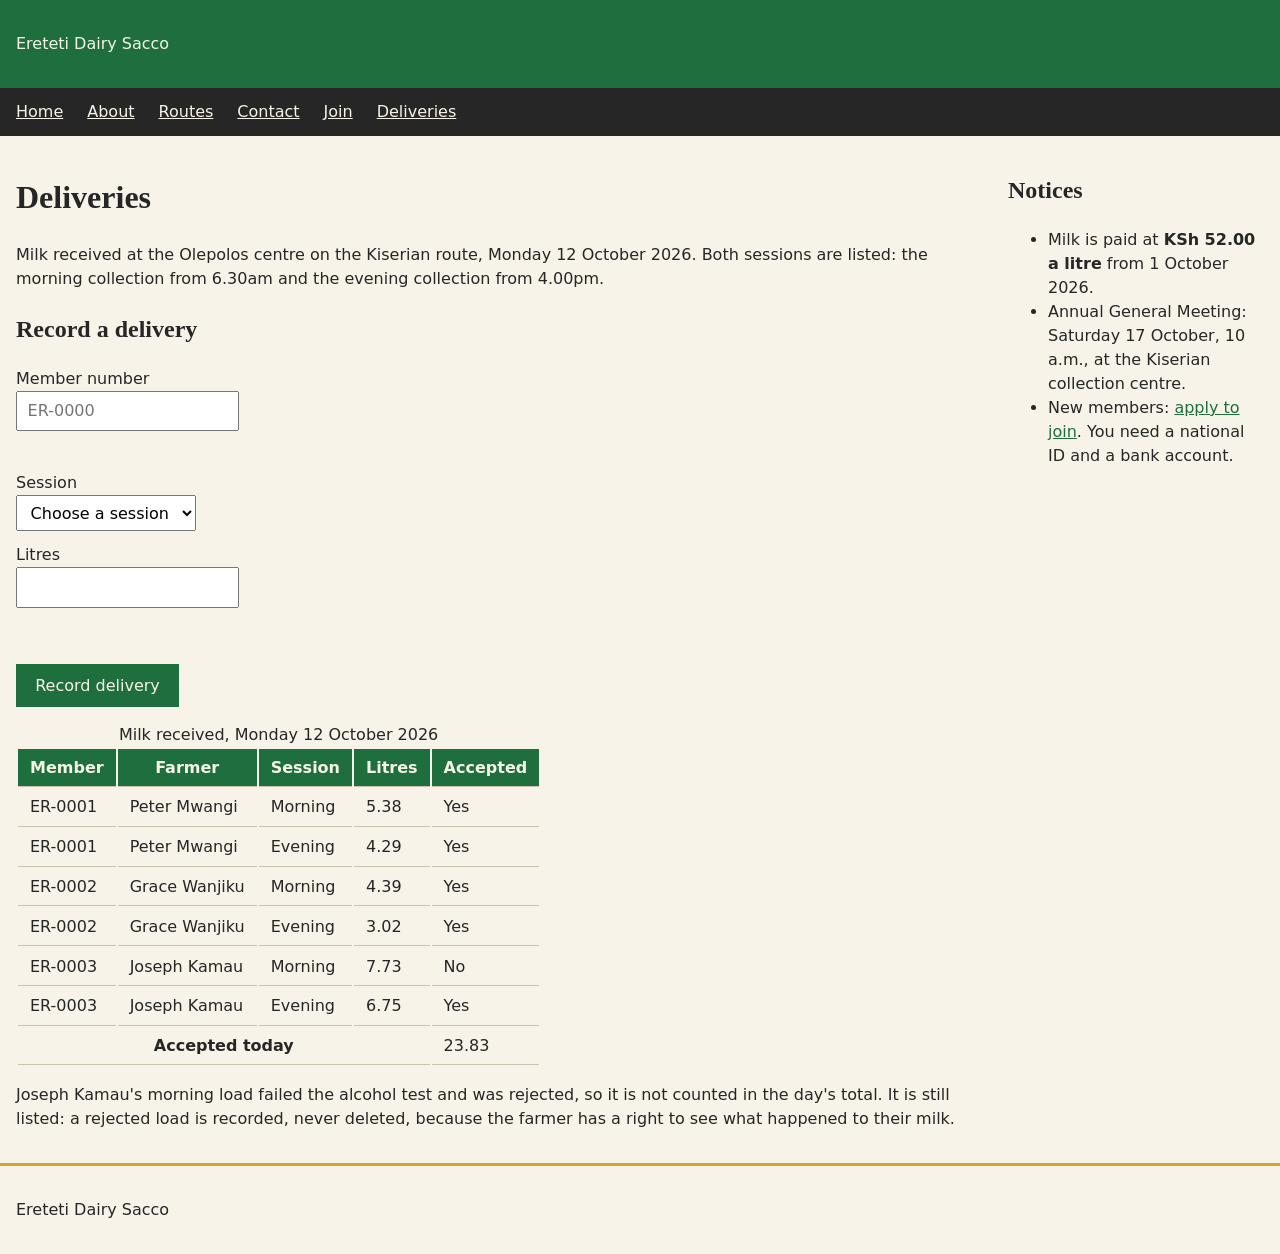
<file: deliveries.html>
<!DOCTYPE html>
<html lang="en">
<head>
<meta charset="utf-8">
<meta name="viewport" content="width=device-width, initial-scale=1">
<link rel="stylesheet" href="css/style.css">
<script src="js/main.js" defer></script>
  <title>Deliveries - Ereteti Dairy Sacco</title>
</head>
<body>
<header>
  <p>Ereteti Dairy Sacco</p>
</header>
<nav>
  <ul>
    <li><a href="index.html">Home</a></li>
    <li><a href="about.html">About</a></li>
    <li><a href="routes.html">Routes</a></li>
    <li><a href="contact.html">Contact</a></li>
     <li><a href="register.html">Join</a></li>
    <li><a href="deliveries.html">Deliveries</a></li>
  </ul>
</nav>
<main>
  <h1>Deliveries</h1>
  <p>Milk received at the Olepolos centre on the Kiserian route, Monday 12 October 2026. Both sessions are listed: the morning collection from 6.30am and the evening collection from 4.00pm.</p>
  <h2>Record a delivery</h2>

<form id="delivery-form" action="#" method="post">
  <label for="member">Member number</label>
  <input type="text" id="member" name="member_no"
         placeholder="ER-0000" required>
  <p id="member-message" class="message"
     aria-live="polite"></p>

  <label for="session">Session</label>
  <select id="session" name="session" required>
    <option value="">Choose a session</option>
    <option value="MORNING">Morning</option>
    <option value="EVENING">Evening</option>
  </select>

  <label for="litres">Litres</label>
  <input type="number" id="litres" name="litres"
         step="0.01" required>
  <p id="litres-message" class="message"
     aria-live="polite"></p>

  <button type="submit">Record delivery</button>
  <p id="form-message" aria-live="polite"></p>
</form>

  <div class="table-scroll">
<table>
  <caption>Milk received, Monday 12 October 2026</caption>
  <thead>
    <tr>
      <th scope="col">Member</th>
      <th scope="col">Farmer</th>
      <th scope="col">Session</th>
      <th scope="col">Litres</th>
      <th scope="col">Accepted</th>
    </tr>
  </thead>
  <tbody>
    <tr>
      <td>ER-0001</td>
      <td>Peter Mwangi</td>
      <td>Morning</td>
      <td>5.38</td>
      <td>Yes</td>
    </tr>
    <tr>
  <td>ER-0001</td>
  <td>Peter Mwangi</td>
  <td>Evening</td>
  <td>4.29</td>
  <td>Yes</td>
</tr>
<tr>
  <td>ER-0002</td>
  <td>Grace Wanjiku</td>
  <td>Morning</td>
  <td>4.39</td>
  <td>Yes</td>
</tr>
<tr>
  <td>ER-0002</td>
  <td>Grace Wanjiku</td>
  <td>Evening</td>
  <td>3.02</td>
  <td>Yes</td>
</tr>
<tr>
  <td>ER-0003</td>
  <td>Joseph Kamau</td>
  <td>Morning</td>
  <td>7.73</td>
  <td>No</td>
</tr>
<tr>
  <td>ER-0003</td>
  <td>Joseph Kamau</td>
  <td>Evening</td>
  <td>6.75</td>
  <td>Yes</td>
</tr>
  </tbody>
  <tfoot>
    <tr>
      <th colspan="4" scope="row">Accepted today</th>
      <td>23.83</td>
    </tr>
  </tfoot>
</table>
</div>
<p>Joseph Kamau's morning load failed the alcohol test and was rejected, so it is not counted in the day's total. It is still listed: a rejected load is recorded, never deleted, because the farmer has a right to see what happened to their milk.</p>
</main>
<aside>
  <h2>Notices</h2>
  <ul>
    <li>Milk is paid at <strong>KSh 52.00 a litre</strong> from 1 October 2026.</li>
    <li>Annual General Meeting: Saturday 17 October, 10 a.m., at the Kiserian collection centre.</li>
    <li>New members: <a href="register.html">apply to join</a>. You need a national ID and a bank account.</li>
  </ul>
</aside>
  <footer>
    <p>Ereteti Dairy Sacco</p>
  </footer>
</body>
</html>
</file>
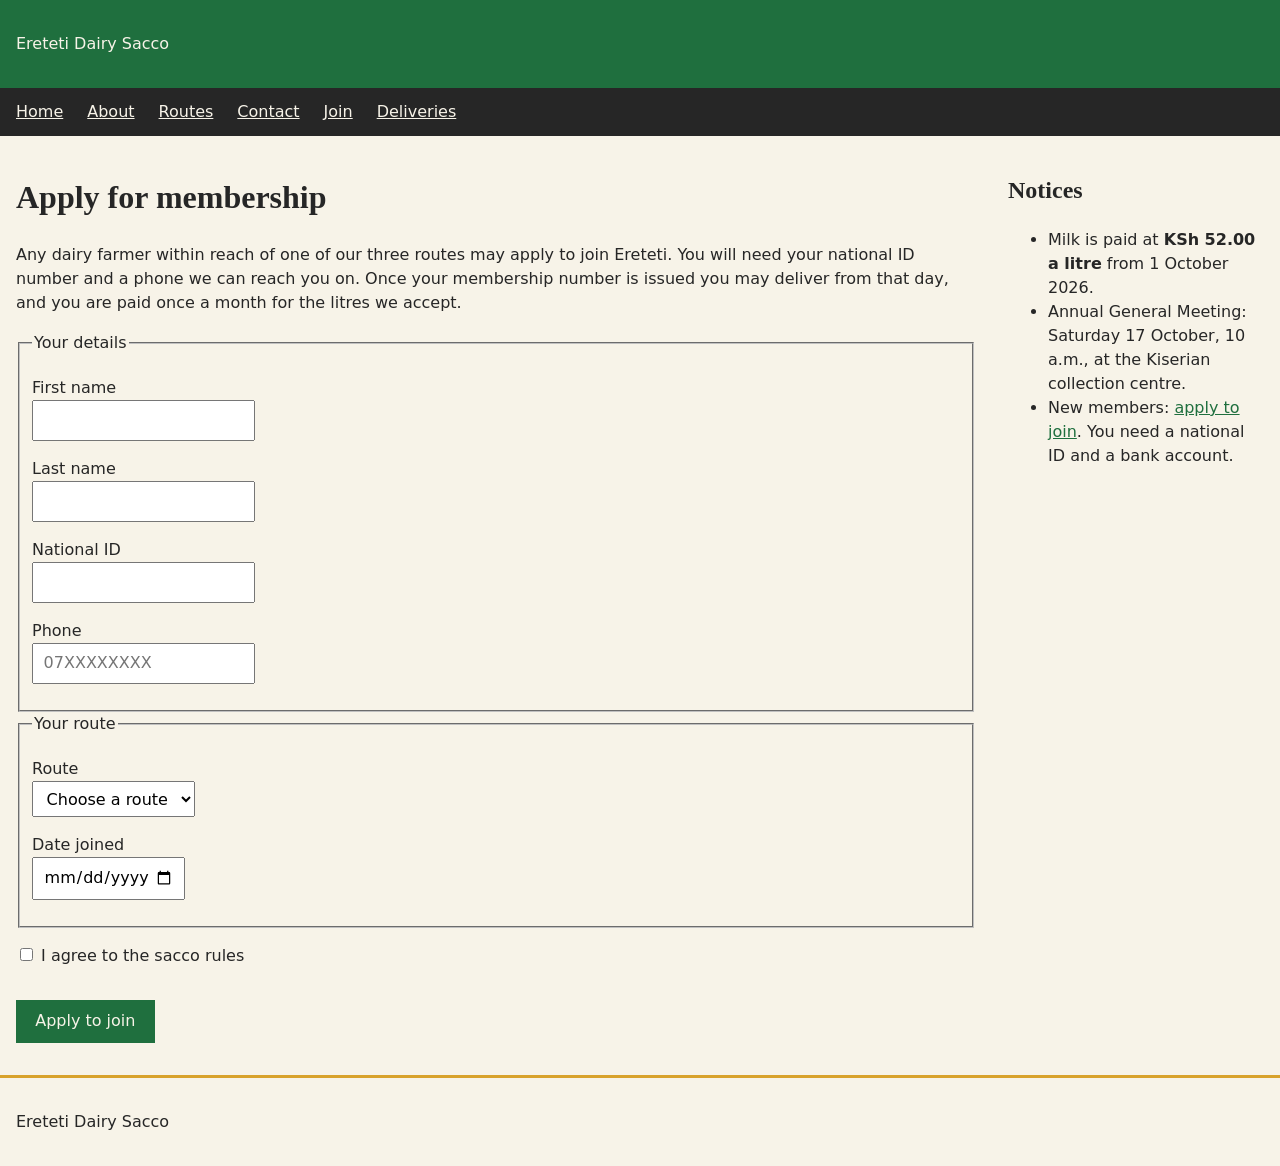
<file: register.html>
<!DOCTYPE html>
<html lang="en">
<head>
  <meta charset="utf-8"<meta name="viewport" content="width=device-width, initial-scale=1">
<link rel="stylesheet" href="css/style.css">
  <title>Apply for membership - Ereteti Dairy Sacco</title>
</head>
<body>
<header>
  <p>Ereteti Dairy Sacco</p>
</header>
<nav>
  <ul>
    <li><a href="index.html">Home</a></li>
    <li><a href="about.html">About</a></li>
    <li><a href="routes.html">Routes</a></li>
    <li><a href="contact.html">Contact</a></li>
     <li><a href="register.html">Join</a></li>
    <li><a href="deliveries.html">Deliveries</a></li>
  </ul>
</nav>
<main>
    <h1>Apply for membership</h1>
  <p>Any dairy farmer within reach of one of our three routes may apply to join Ereteti.
     You will need your national ID number and a phone we can reach you on. Once your membership number is issued you may deliver from that day, and you are paid once a month for the litres we accept.</p>
<form action="#" method="post"><fieldset>
  <legend>Your details</legend>
  <p>
    <label for="first_name">First name</label>
    <input type="text" id="first_name" name="first_name" required>
  </p>
  <p>
    <label for="last_name">Last name</label>
    <input type="text" id="last_name" name="last_name" required>
  </p>
  <p>
    <label for="national_id">National ID</label>
    <input type="text" id="national_id" name="national_id" required>
  </p>
  <p>
    <label for="phone">Phone</label>
    <input type="tel" id="phone" name="phone" pattern="07[0-9]{8}" title="Ten digits, starting 07" placeholder="07XXXXXXXX">
  </p>
</fieldset>
<fieldset>
  <legend>Your route</legend>
  <p>
    <label for="route">Route</label>
    <select id="route" name="route" required>
      <option value="">Choose a route</option>
      <option value="1">Kiserian</option>
      <option value="2">Ngong</option>
      <option value="3">Rongai</option>
    </select>
  </p>
  <p>
    <label for="date_joined">Date joined</label>
    <input type="date" id="date_joined" name="date_joined" max="2026-09-24">
  </p>
</fieldset>
<p>
  <label>
    <input type="checkbox" id="rules" name="rules" required>
    I agree to the sacco rules
  </label>
</p>
<p>
  <button type="submit">Apply to join</button>
</p>

</form>
</main>
<aside>
  <h2>Notices</h2>
  <ul>
    <li>Milk is paid at <strong>KSh 52.00 a litre</strong> from 1 October 2026.</li>
    <li>Annual General Meeting: Saturday 17 October, 10 a.m., at the Kiserian collection centre.</li>
    <li>New members: <a href="register.html">apply to join</a>. You need a national ID and a bank account.</li>
  </ul>
</aside>
  <footer>
    <p>Ereteti Dairy Sacco</p>
  </footer>
</body>
</html>
</file>
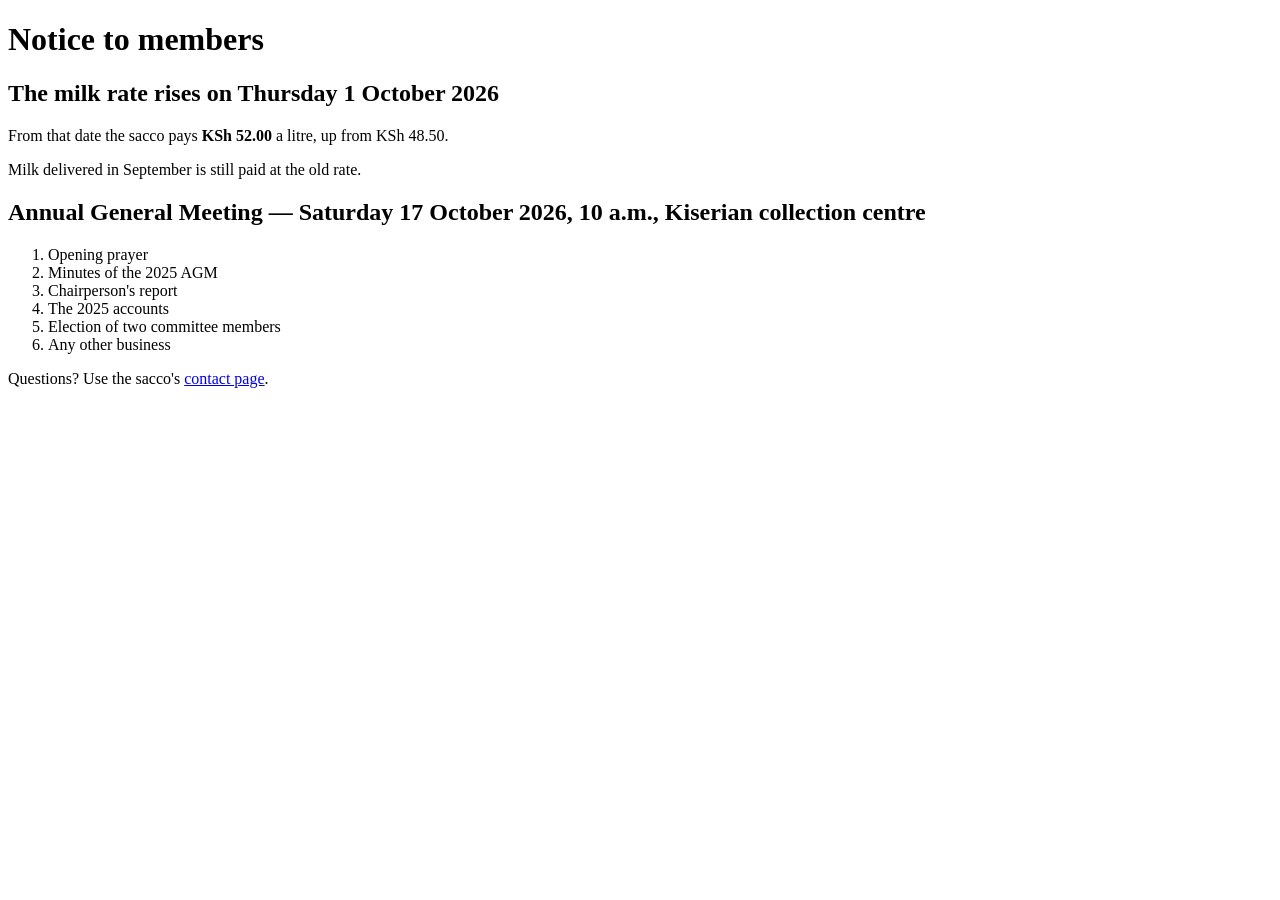
<file: practice/drill-2.html>
<!DOCTYPE html>
<html lang="en">
<head>
  <meta charset="utf-8">
  <meta name="viewport" content="width=device-width, initial-scale=1.0">
  <title>Drill 2</title>
</head>
<body>
  <h1>Notice to members</h1>
  <h2>The milk rate rises on Thursday 1 October 2026</h2>
  <p>From that date the sacco pays <strong>KSh 52.00</strong> a litre, up from KSh 48.50.</p>
  <p>Milk delivered in September is still paid at the old rate.</p>
  <h2>Annual General Meeting — Saturday 17 October 2026, 10 a.m., Kiserian collection centre</h2>
  <ol>
    <li>Opening prayer</li>
    <li>Minutes of the 2025 AGM</li>
    <li>Chairperson's report</li>
    <li>The 2025 accounts</li>
    <li>Election of two committee members</li>
    <li>Any other business</li>
  </ol>
  <p>Questions? Use the sacco's <a href="../contact.html">contact page</a>.</p>
</body>
</html>
</file>
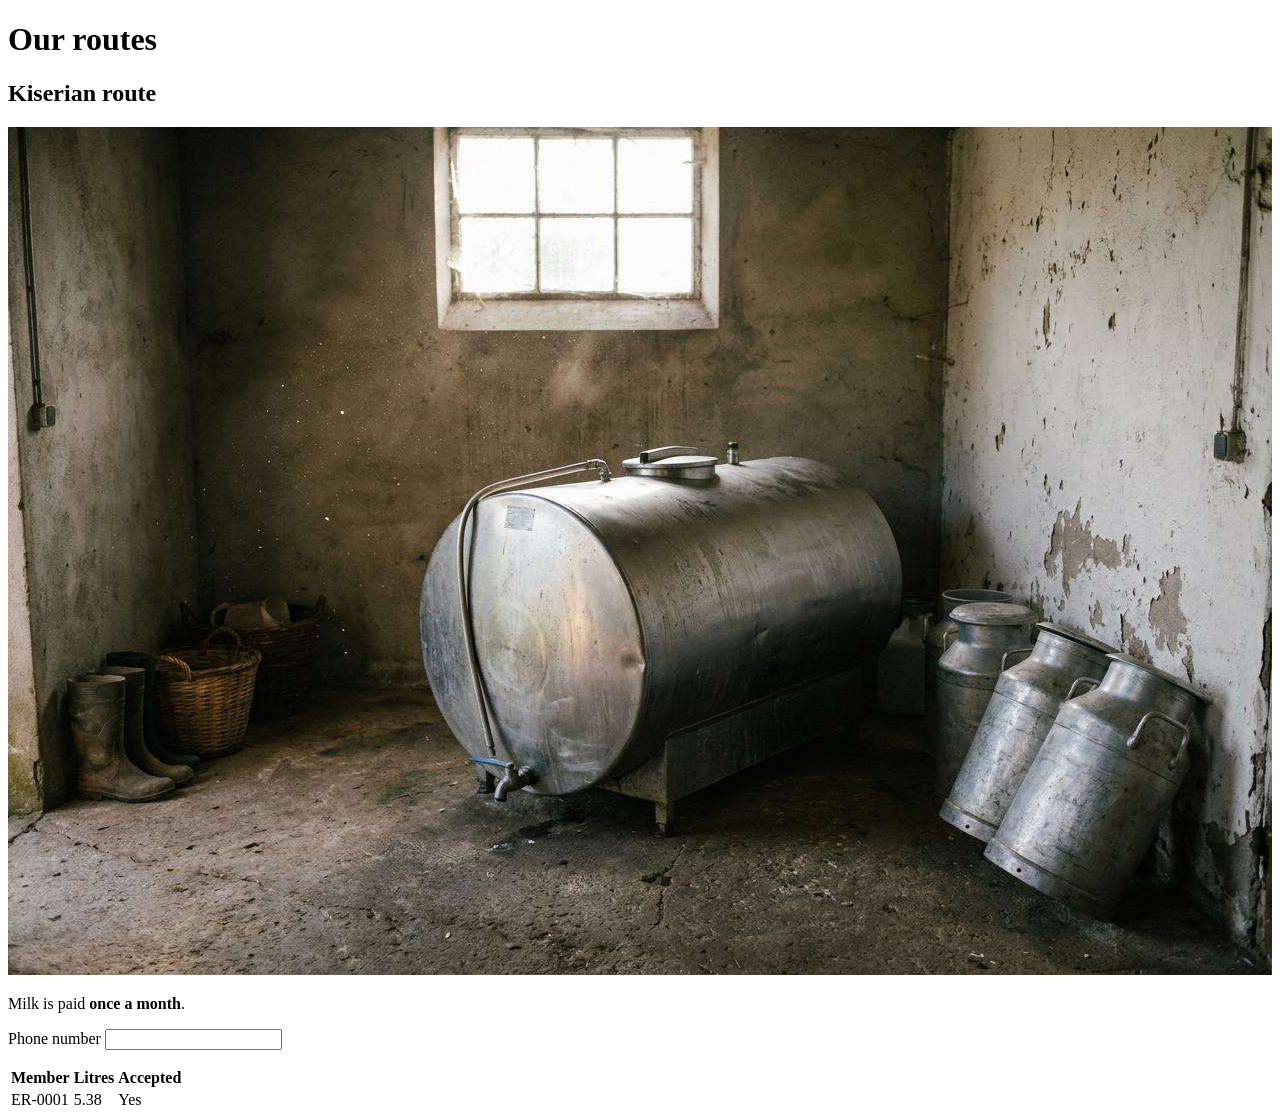
<file: practice/drill-3.html>
<!DOCTYPE html>
<html lang="en">
<head>
  <meta charset="utf-8">
  <meta name="viewport" content="width=device-width, initial-scale=1.0">
  <title>Drill 3</title>
</head>
<body>
  <h1>Our routes</h1>
  <h2>Kiserian route</h2>
  <img src="../img/first-cooler.jpg" alt="The first cooler, still in use at the Kiserian centre">
  <p>Milk is paid <strong>once a month</strong>.</p>
  <p>
    <label for="phone-number">Phone number</label>
    <input type="tel" id="phone-number" name="phone">
  </p>
  <table>
    <thead>
      <tr>
        <th scope="col">Member</th>
        <th scope="col">Litres</th>
        <th scope="col">Accepted</th>
      </tr>
    </thead>
    <tbody>
      <tr>
        <td>ER-0001</td>
        <td>5.38</td>
        <td>Yes</td>
      </tr>
    </tbody>
  </table>
</body>
</html>
</file>
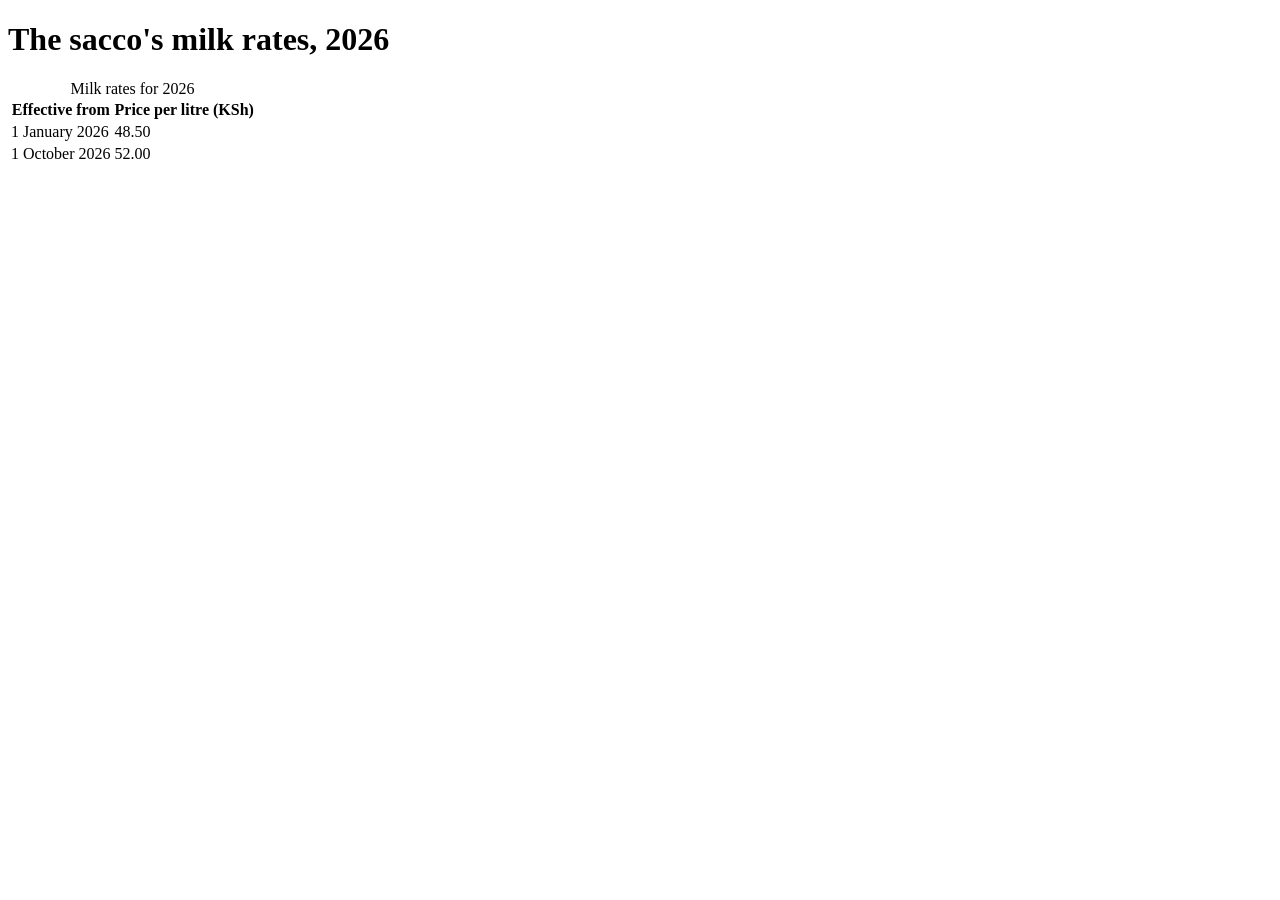
<file: practice/drill-4.html>
<!DOCTYPE html>
<html lang="en">
<head>
  <meta charset="utf-8">
  <meta name="viewport" content="width=device-width, initial-scale=1.0">
  <title>Drill 4</title>
</head>
<body>
  <h1>The sacco's milk rates, 2026</h1>
  <table>
    <caption>Milk rates for 2026</caption>
    <thead>
      <tr>
        <th scope="col">Effective from</th>
        <th scope="col">Price per litre (KSh)</th>
      </tr>
    </thead>
    <tbody>
      <tr>
        <td>1 January 2026</td>
        <td>48.50</td>
      </tr>
      <tr>
        <td>1 October 2026</td>
        <td>52.00</td>
      </tr>
    </tbody>
  </table>
</body>
</html>
</file>
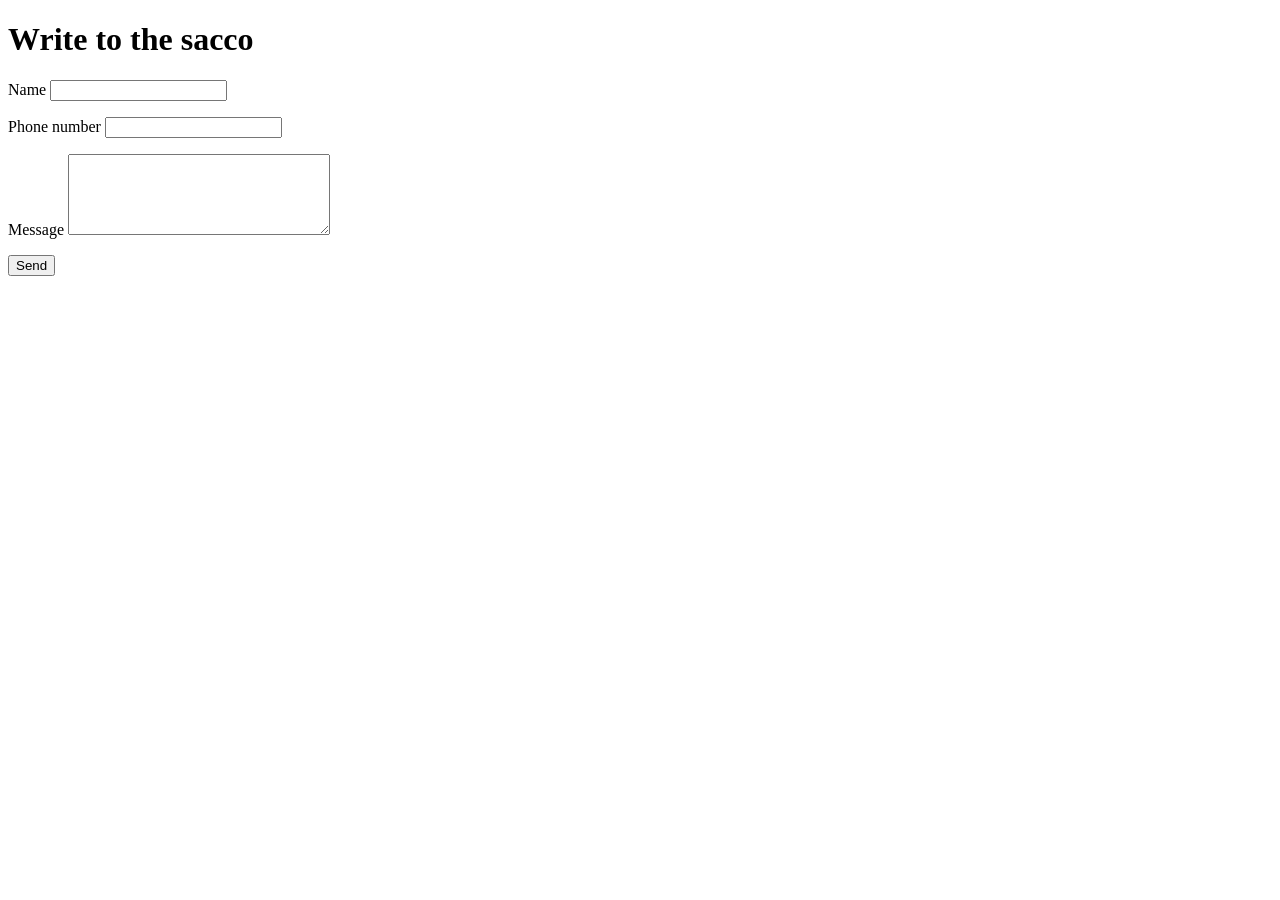
<file: practice/drill-5.html>
<!DOCTYPE html>
<html lang="en">
<head>
  <meta charset="utf-8">
  <meta name="viewport" content="width=device-width, initial-scale=1.0">
  <title>Drill 5</title>
</head>
<body>
  <h1>Write to the sacco</h1>
  <form action="#" method="post">
    <p>
      <label for="name">Name</label>
      <input type="text" id="name" name="name" required>
    </p>
    <p>
      <label for="phone">Phone number</label>
      <input type="tel" id="phone" name="phone" pattern="07[0-9]{8}" required>
    </p>
    <p>
      <label for="message">Message</label>
      <textarea id="message" name="message" rows="5" cols="30" required></textarea>
    </p>
    <p>
      <button type="submit">Send</button>
    </p>
  </form>
</body>
</html>
</file>
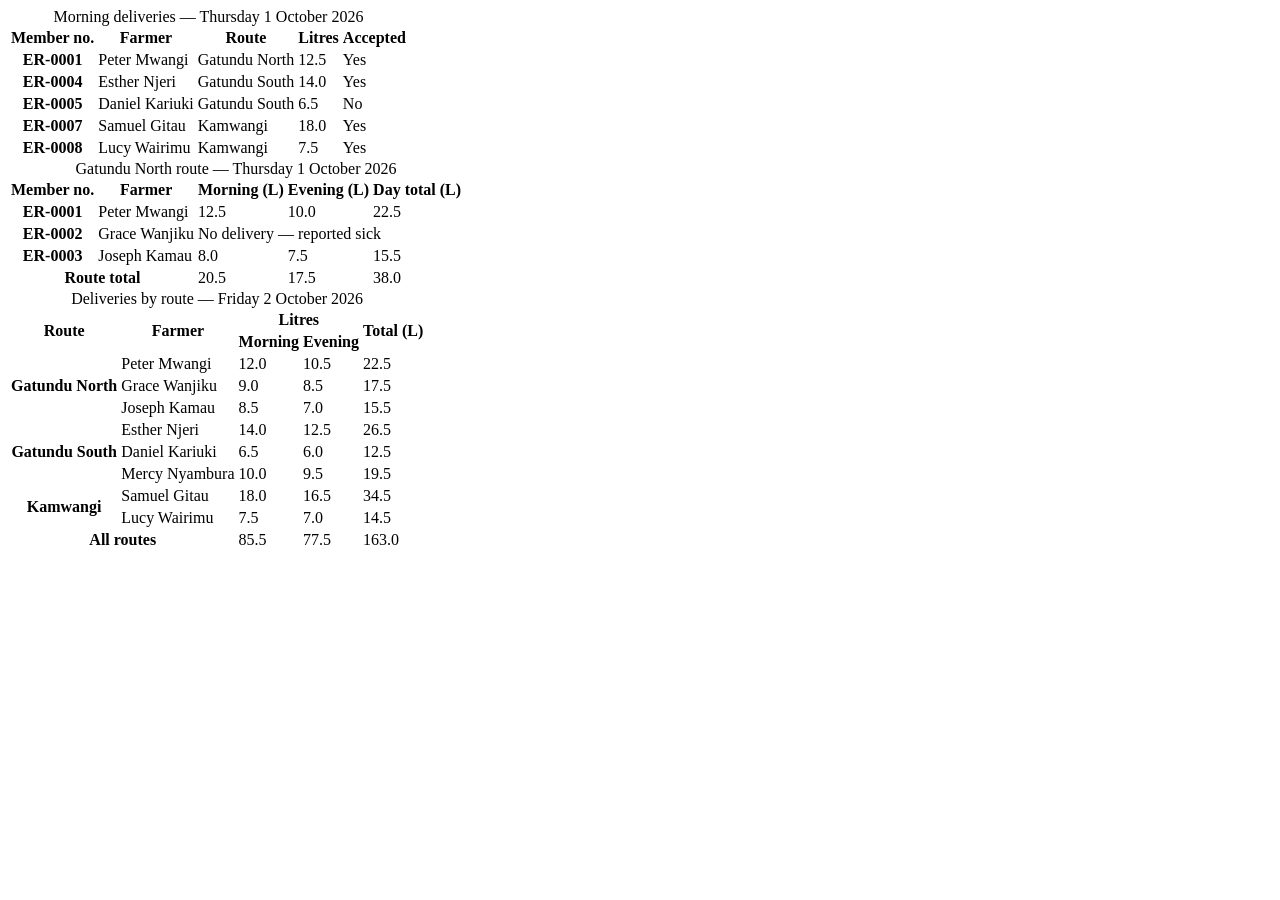
<file: practice/tables.html>
<!DOCTYPE html>
<html lang="en">
<head>
  <meta charset="utf-8">
  <meta name="viewport" content="width=device-width, initial-scale=1.0">
  <title>Tables</title>
</head>
<body>
  <table>
    <caption>Morning deliveries — Thursday 1 October 2026</caption>
    <thead>
      <tr>
        <th scope="col">Member no.</th>
        <th scope="col">Farmer</th>
        <th scope="col">Route</th>
        <th scope="col">Litres</th>
        <th scope="col">Accepted</th>
      </tr>
    </thead>
    <tbody>
      <tr>
        <th scope="row">ER-0001</th>
        <td>Peter Mwangi</td>
        <td>Gatundu North</td>
        <td>12.5</td>
        <td>Yes</td>
      </tr>
      <tr>
        <th scope="row">ER-0004</th>
        <td>Esther Njeri</td>
        <td>Gatundu South</td>
        <td>14.0</td>
        <td>Yes</td>
      </tr>
      <tr>
        <th scope="row">ER-0005</th>
        <td>Daniel Kariuki</td>
        <td>Gatundu South</td>
        <td>6.5</td>
        <td>No</td>
      </tr>
      <tr>
        <th scope="row">ER-0007</th>
        <td>Samuel Gitau</td>
        <td>Kamwangi</td>
        <td>18.0</td>
        <td>Yes</td>
      </tr>
      <tr>
        <th scope="row">ER-0008</th>
        <td>Lucy Wairimu</td>
        <td>Kamwangi</td>
        <td>7.5</td>
        <td>Yes</td>
      </tr>
    </tbody>
  </table>

  <table>
    <caption>Gatundu North route — Thursday 1 October 2026</caption>
    <thead>
      <tr>
        <th scope="col">Member no.</th>
        <th scope="col">Farmer</th>
        <th scope="col">Morning (L)</th>
        <th scope="col">Evening (L)</th>
        <th scope="col">Day total (L)</th>
      </tr>
    </thead>
    <tbody>
      <tr>
        <th scope="row">ER-0001</th>
        <td>Peter Mwangi</td>
        <td>12.5</td>
        <td>10.0</td>
        <td>22.5</td>
      </tr>
      <tr>
        <th scope="row">ER-0002</th>
        <td>Grace Wanjiku</td>
        <td colspan="3">No delivery — reported sick</td>
      </tr>
      <tr>
        <th scope="row">ER-0003</th>
        <td>Joseph Kamau</td>
        <td>8.0</td>
        <td>7.5</td>
        <td>15.5</td>
      </tr>
    </tbody>
    <tfoot>
      <tr>
        <th scope="row" colspan="2">Route total</th>
        <td>20.5</td>
        <td>17.5</td>
        <td>38.0</td>
      </tr>
    </tfoot>
  </table>

  <table>
    <caption>Deliveries by route — Friday 2 October 2026</caption>
    <thead>
      <tr>
        <th scope="col" rowspan="2">Route</th>
        <th scope="col" rowspan="2">Farmer</th>
        <th scope="col" colspan="2">Litres</th>
        <th scope="col" rowspan="2">Total (L)</th>
      </tr>
      <tr>
        <th scope="col">Morning</th>
        <th scope="col">Evening</th>
      </tr>
    </thead>
    <tbody>
      <tr>
        <th scope="rowgroup" rowspan="3">Gatundu North</th>
        <td>Peter Mwangi</td>
        <td>12.0</td>
        <td>10.5</td>
        <td>22.5</td>
      </tr>
      <tr>
        <td>Grace Wanjiku</td>
        <td>9.0</td>
        <td>8.5</td>
        <td>17.5</td>
      </tr>
      <tr>
        <td>Joseph Kamau</td>
        <td>8.5</td>
        <td>7.0</td>
        <td>15.5</td>
      </tr>
      <tr>
        <th scope="rowgroup" rowspan="3">Gatundu South</th>
        <td>Esther Njeri</td>
        <td>14.0</td>
        <td>12.5</td>
        <td>26.5</td>
      </tr>
      <tr>
        <td>Daniel Kariuki</td>
        <td>6.5</td>
        <td>6.0</td>
        <td>12.5</td>
      </tr>
      <tr>
        <td>Mercy Nyambura</td>
        <td>10.0</td>
        <td>9.5</td>
        <td>19.5</td>
      </tr>
      <tr>
        <th scope="rowgroup" rowspan="2">Kamwangi</th>
        <td>Samuel Gitau</td>
        <td>18.0</td>
        <td>16.5</td>
        <td>34.5</td>
      </tr>
      <tr>
        <td>Lucy Wairimu</td>
        <td>7.5</td>
        <td>7.0</td>
        <td>14.5</td>
      </tr>
    </tbody>
    <tfoot>
      <tr>
        <th scope="row" colspan="2">All routes</th>
        <td>85.5</td>
        <td>77.5</td>
        <td>163.0</td>
      </tr>
    </tfoot>
  </table>
</body>
</html>
</file>
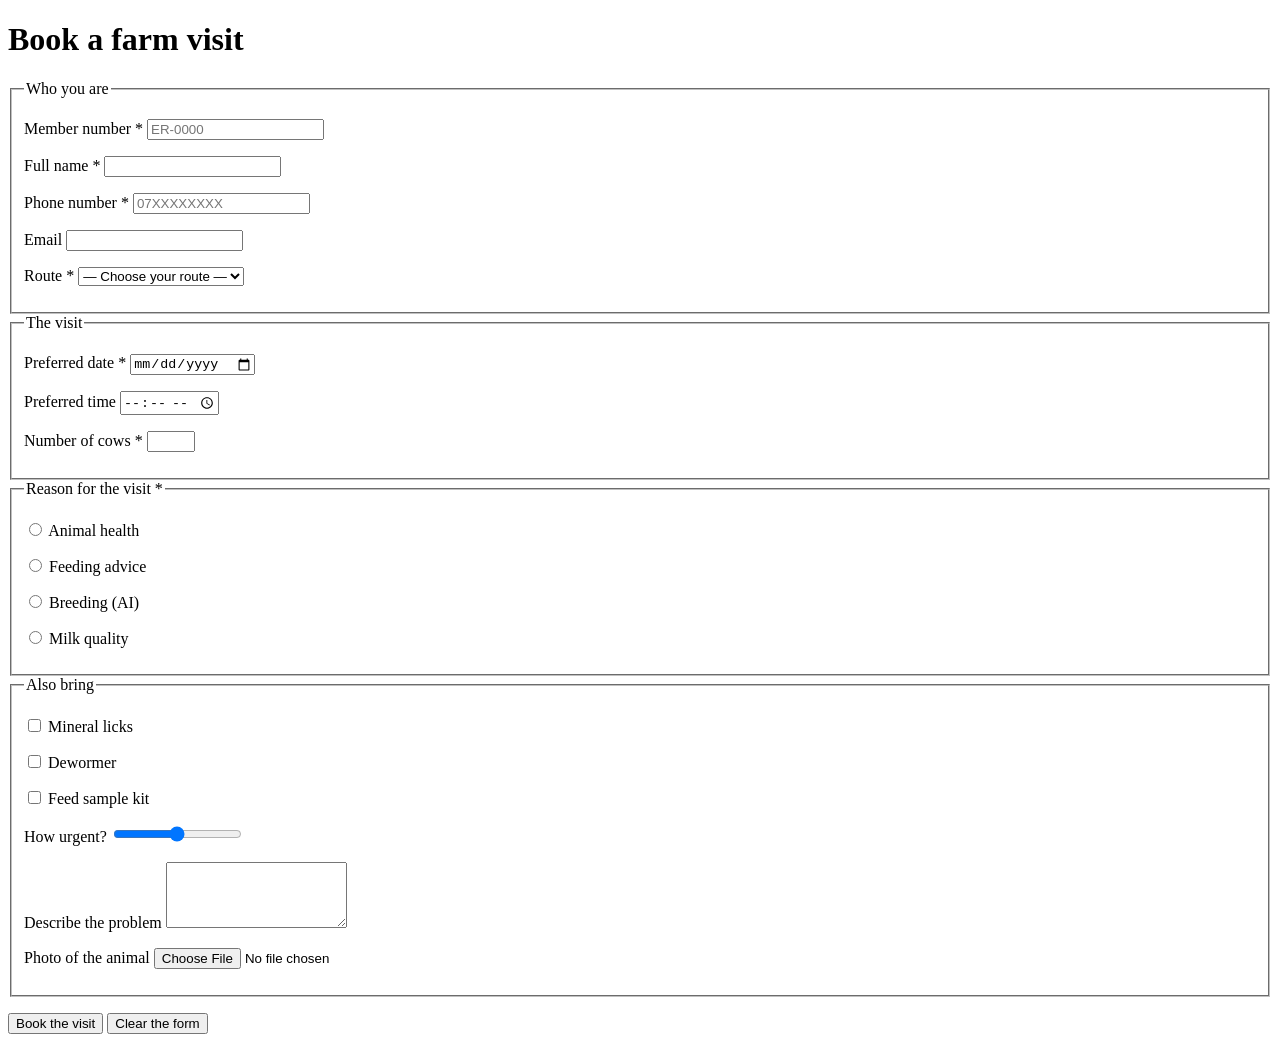
<file: practice/visit.html>
<!DOCTYPE html>
<html lang="en">
<head>
<meta charset="utf-8">
<meta name="viewport" content="width=device-width, initial-scale=1.0">
<title>Book a farm visit</title>
</head>
<body>
<h1>Book a farm visit</h1>
<form action="#" method="post">
<fieldset>
<legend>Who you are</legend>
<p>
<label for="member_no">Member number *</label>
<input type="text" id="member_no" name="member_no" pattern="ER-[0-9]{4}" placeholder="ER-0000" required>
</p>
<p>
<label for="full_name">Full name *</label>
<input type="text" id="full_name" name="full_name" maxlength="60" required>
</p>
<p>
<label for="phone">Phone number *</label>
<input type="tel" id="phone" name="phone" pattern="(\+2547[0-9]{8}|07[0-9]{8})" placeholder="07XXXXXXXX" required>
</p>
<p>
<label for="email">Email</label>
<input type="email" id="email" name="email">
</p>
<p>
<label for="route">Route *</label>
<select id="route" name="route" required>
<option value="">— Choose your route —</option>
<option value="Kiserian">Kiserian</option>
<option value="Ngong">Ngong</option>
<option value="Rongai">Rongai</option>
</select>
</p>
</fieldset>
<fieldset>
<legend>The visit</legend>
<p>
<label for="visit_date">Preferred date *</label>
<input type="date" id="visit_date" name="visit_date" min="2026-10-05" required>
</p>
<p>
<label for="visit_time">Preferred time</label>
<input type="time" id="visit_time" name="visit_time" min="07:00" max="17:00">
</p>
<p>
<label for="cows">Number of cows *</label>
<input type="number" id="cows" name="cows" min="1" max="50" required>
</p>
</fieldset>
<fieldset>
<legend>Reason for the visit *</legend>
<p>
<input type="radio" id="reason-health" name="reason" value="Animal health" required>
<label for="reason-health">Animal health</label>
</p>
<p>
<input type="radio" id="reason-feeding" name="reason" value="Feeding advice">
<label for="reason-feeding">Feeding advice</label>
</p>
<p>
<input type="radio" id="reason-breeding" name="reason" value="Breeding (AI)">
<label for="reason-breeding">Breeding (AI)</label>
</p>
<p>
<input type="radio" id="reason-milk" name="reason" value="Milk quality">
<label for="reason-milk">Milk quality</label>
</p>
</fieldset>
<fieldset>
<legend>Also bring</legend>
<p>
<input type="checkbox" id="bring-mineral" name="bring[]" value="Mineral licks">
<label for="bring-mineral">Mineral licks</label>
</p>
<p>
<input type="checkbox" id="bring-dewormer" name="bring[]" value="Dewormer">
<label for="bring-dewormer">Dewormer</label>
</p>
<p>
<input type="checkbox" id="bring-feed" name="bring[]" value="Feed sample kit">
<label for="bring-feed">Feed sample kit</label>
</p>
<p>
<label for="urgency">How urgent?</label>
<input type="range" id="urgency" name="urgency" min="1" max="5" value="3">
</p>
<p>
<label for="details">Describe the problem</label>
<textarea id="details" name="details" rows="4"></textarea>
</p>
<p>
<label for="photo">Photo of the animal</label>
<input type="file" id="photo" name="photo" accept="image/*">
</p>
</fieldset>
<p>
<button type="submit">Book the visit</button>
<button type="reset">Clear the form</button>
</p>
</form>
</body>
</html>
</file>
<file: css/style.css>
* {
  box-sizing: border-box;
}

body {
  margin: 0;
  background: #F7F3E8;
  color: #262626;
  font-family: "Source Sans 3", system-ui, sans-serif;
  line-height: 1.5;
}

h1, h2 {
  font-family: "Source Serif 4", Georgia, serif;
  font-weight: 600;
}
header { background: #1F6F3E; color: #F7F3E8; }
nav { background: #262626; }
nav a { color: #F7F3E8; }
a { color: #1F6F3E; }
header, main, aside, footer { padding: 1rem; }
footer { border-top: 3px solid #D8A22B; }
img { max-width: 100%; height: auto; }
th, td { padding: .4rem .75rem; border-bottom: 1px solid #c9c2ad; }
thead th { background: #1F6F3E; color: #F7F3E8; }
label { display: block; margin-top: .75rem; }
input, select, button { font: inherit; padding: .4rem .6rem; max-width: 100%; }
button { background: #1F6F3E; color: #F7F3E8; border: 0; padding: .6rem 1.2rem; margin-top: 1rem; }
body {
  display: grid;
  grid-template-columns: minmax(0, 1fr) 18rem;
  grid-template-areas:
    "header header"
    "nav    nav"
    "main   aside"
    "footer footer";
}
header { grid-area: header; }
nav { grid-area: nav; }
main { grid-area: main; }
aside { grid-area: aside; }
footer { grid-area: footer; }
nav {
  position: sticky;
  top: 0;
}

nav ul {
  display: flex;
  flex-wrap: wrap;
  gap: 0.25rem 1.5rem;
  list-style: none;
  margin: 0;
  padding: 0.75rem 1rem;
}
.route-cards {
  display: flex;
  flex-wrap: wrap;
  gap: 1rem;
  list-style: none;
  padding: 0;
}

.route-cards li {
  flex: 1 1 12rem;
  padding: 1rem;
  background: #ffffff;
  border-top: 4px solid #D8A22B;
}
th, td {
  white-space: nowrap;
}

.table-scroll {
  overflow-x: auto;
}
th, td {
  white-space: nowrap;
}

.table-scroll {
  overflow-x: auto;
}
@media (max-width: 700px) {
  body {
    grid-template-columns: minmax(0, 1fr);
    grid-template-areas:
      "header"
      "nav"
      "main"
      "aside"
      "footer";
  }

  nav {
    position: static;
  }

  nav ul {
    flex-direction: column;
  }
}
.message {
  color: #B3261E;
  min-height: 1.5em;
  margin: 0.25rem 0 0.75rem;
}

input.invalid {
  border: 2px solid #B3261E;
}
</file>
